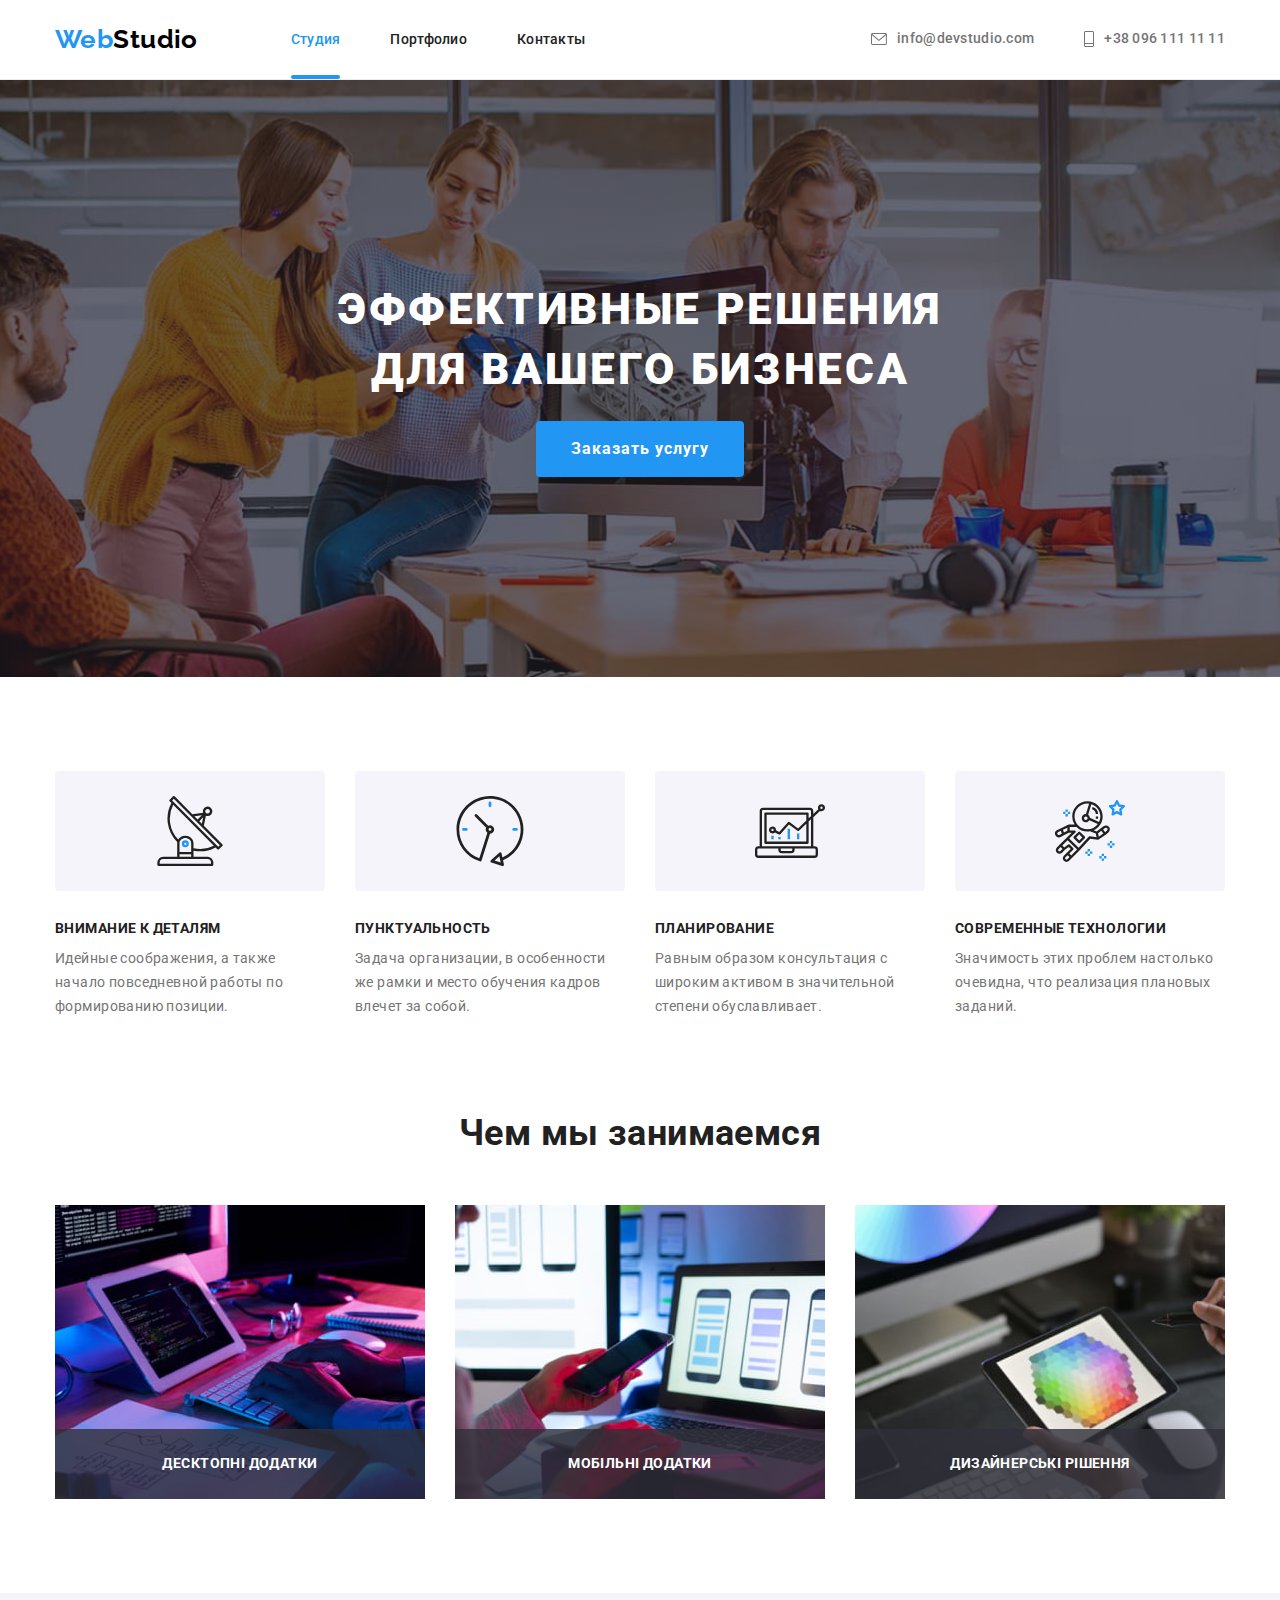
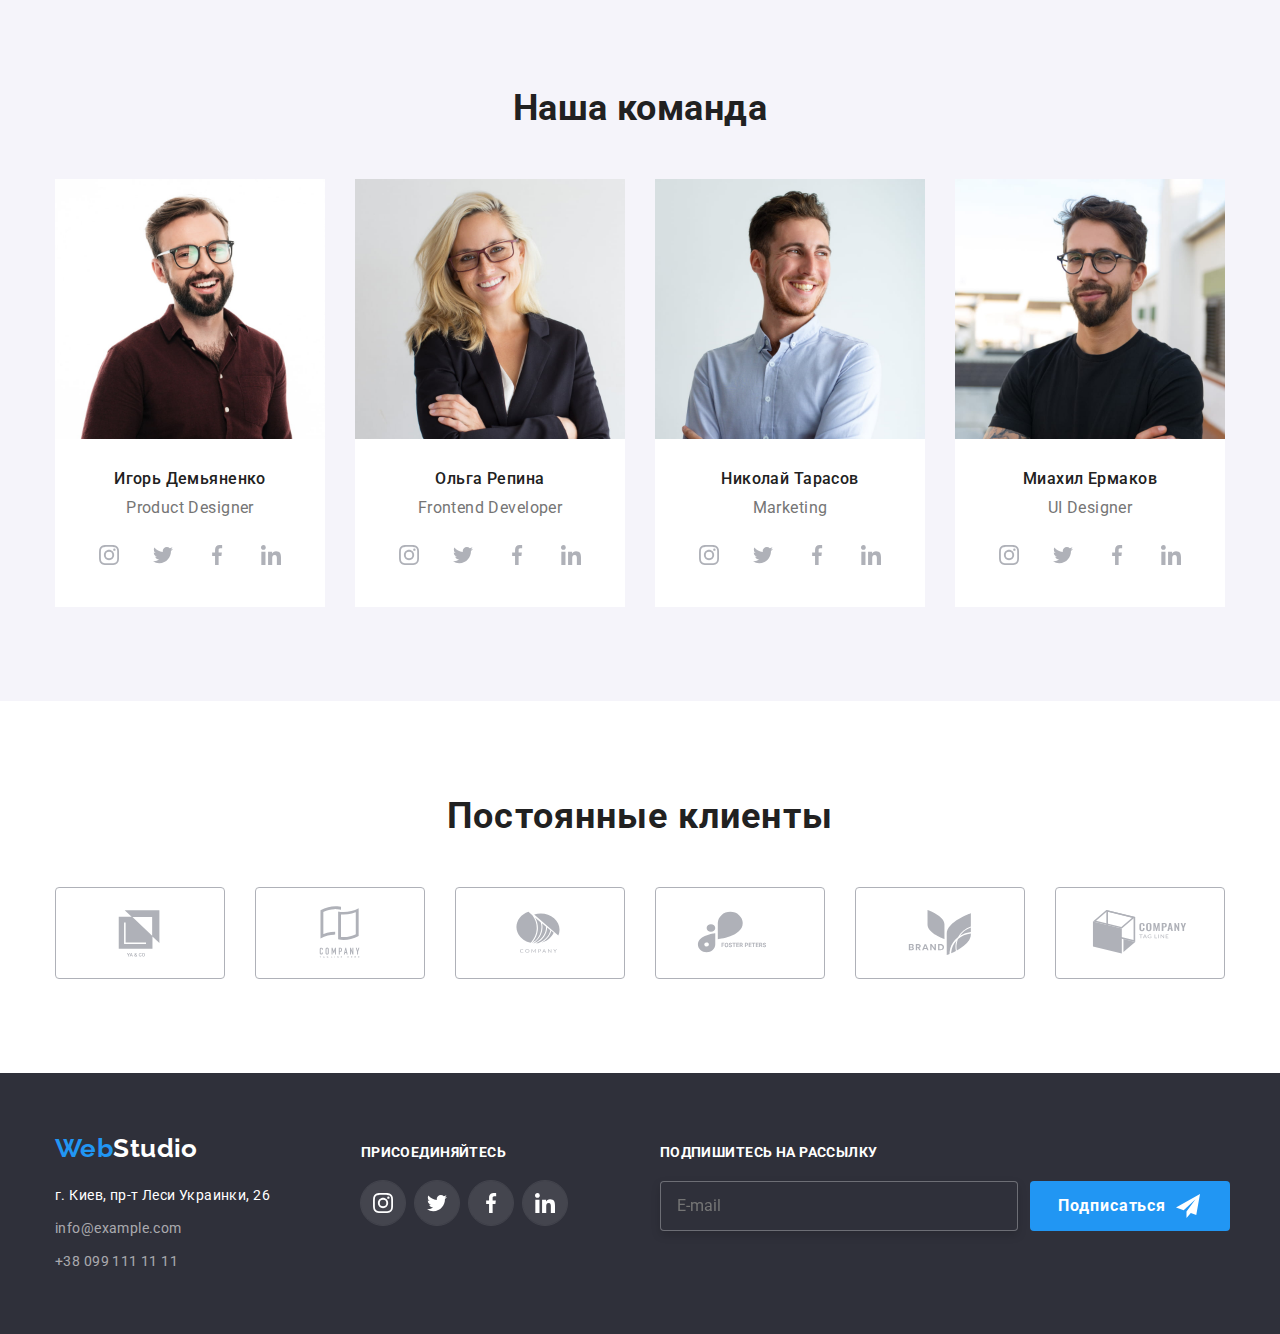
<file: index.html>
<!DOCTYPE html>
<html lang="ru">
  <head>
    <meta charset="UTF-8" />
    <meta http-equiv="X-UA-Compatible" content="IE=edge" />
    <meta name="viewport" content="width=device-width, initial-scale=1.0" />
    <title>WebStudio</title>
    <link rel="preconnect" href="https://fonts.googleapis.com" />
    <link rel="preconnect" href="https://fonts.gstatic.com" crossorigin />
    <link
      href="https://fonts.googleapis.com/css2?family=Raleway:wght@700&family=Roboto:wght@400;500;700;900&display=swap"
      rel="stylesheet"
    />
    <!-- normalize start -->
    <link
      rel="stylesheet"
      href="https://cdnjs.cloudflare.com/ajax/libs/modern-normalize/1.1.0/modern-normalize.min.css"
    />
    <!-- normalize end -->
    <link rel="stylesheet" href="./css/main.min.css" />
    <link rel="stylesheet" href="./css/styles.css" />
  </head>
  <body>
    <!-- header section -->
<header class="header">
      <div class="container header__container">
        <a href="" lang="en" class="header__logo">Web<span class="header__logo--color">Studio</span></a>
        <nav class="nav">
          <ul class="list nav__list">
            <li class="item nav__item">
              <a href="./index.html" class="nav__link active"> Студия</a>
            </li>
            <li class="item nav__item">
              <a href="./portfolio.html" class="nav__link"> Портфолио</a>
            </li>
            <li class="item hnav__item">
              <a href="" class="nav__link"> Контакты</a>
            </li>
          </ul>
        </nav>
        <ul class="list contact">
          <li class="item contact__mail">
            <a href="mailto:info@devstudio.com" class="contact__link">
              <svg class="contact-icon" width="16px" height="12px">
                <use href="./images/icon.svg#mail"></use>
              </svg>
              info@devstudio.com
            </a>
          </li>
          <li class="item contact__tel">
            <a href="tel:+380961111111" class="contact__link">
              <svg class="contact-icon" width="10px" height="16px">
                <use href="./images/icon.svg#phone"></use>
              </svg>
              +38 096 111 11 11</a
            >
          </li>
        </ul>
      </div>
    </header>
    <!-- main section -->
    <main class="main">
    <!-- HERO -->
      <section class="hero-section">
        <div class="container">
          <h1 class="hero__title">Эффективные решения для вашего бизнеса</h1>
          <button type="button" class="hero__btn" data-modal-open>Заказать услугу</button>
        </div>
      </section>
    <!-- ADVANTAGE -->
      <section class="advantage">
        <div class="container">
          <ul class="list advantage-list">
            <li class="item advantage-list__item">
              <div class="advantage-list__wrap">
                <svg class="advantage__icon" width="70px" height="70px">
                  <use href="./images/icon.svg#antenna"></use>
                </svg>
              </div>
              <h2 class="advantage-list__title">Внимание к деталям</h2>
              <p class="advantage-list__text">
                Идейные соображения, а также начало повседневной работы по формированию позиции.
              </p>
            </li>
            <li class="item advantage-list__item">
              <div class="advantage-list__wrap">
                <svg class="advantage__icon" width="70px" height="70px">
                  <use href="./images/icon.svg#clock"></use>
                </svg>
              </div>
              <h2 class="advantage-list__title">Пунктуальность</h2>
              <p class="advantage-list__text">
                Задача организации, в особенности же рамки и место обучения кадров влечет за собой.
              </p>
            </li>
            <li class="item advantage-list__item">
              <div class="advantage-list__wrap">
                <svg class="advantage__icon" width="70px" height="70px">
                  <use href="./images/icon.svg#diagram"></use>
                </svg>
              </div>
              <h2 class="advantage-list__title">Планирование</h2>
              <p class="advantage-list__text">
                Равным образом консультация с широким активом в значительной степени обуславливает.
              </p>
            </li>
            <li class="item advantage-list__item">
              <div class="advantage-list__wrap">
                <svg class="advantage__icon" width="70px" height="70px">
                  <use href="./images/icon.svg#astronaut"></use>
                </svg>
              </div>
              <h2 class="advantage-list__title">Современные технологии</h2>
              <p class="advantage-list__text">
                Значимость этих проблем настолько очевидна, что реализация плановых заданий.
              </p>
            </li>
          </ul>
        </div>
      </section>
    <!-- competencies-->
      <section class="competencies">
        <div class="container">
          <h2 class="competencies__title">Чем мы занимаемся</h2>
          <ul class="list competencies__list">
            <li class="item competencies__card">
                <img
                class="aboutus"
                src="./images/img1.jpg"
                alt="пеример работы 1"
                width="370"
                height="294"
              />
              <div class="features-container">
                <p class="competencies__text">Десктопні додатки</p>
              </div>
            </li>
            <li class="item competencies__card">
                <img
                class="aboutus"
                src="./images/img2.jpg"
                alt="пеример работы 2"
                width="370"
                height="294"
              />
              <div class="features-container">
                <p class="competencies__text">Мобільні додатки</p>
              </div>
            </li>
            <li class="item competencies__card">
                <img
                class="aboutus"
                src="./images/img3.jpg"
                alt="пеример работы 3"
                width="370"
                height="294"
              />
              <div class="features-container">
                <p class="competencies__text">Дизайнерські рішення</p>
              </div>
            </li>
          </ul>
        </div>
      </section>
      <!-- TEAM section -->
      <section class="section team-members">
        <div class="container">
          <h2 class="team-members__title">Наша команда</h2>
          <ul class="list team-members__list">
            <li class="item team-members__card">
              <img
                class="team-img"
                src="./images/igor.jpg"
                alt="фото игоря демьяненко"
                width="270"
                height="260"
              />
              <div class="team-box">
                <h3 class="team-members__name">Игорь Демьяненко</h3>
                <p lang="en" class="team-members__profession">Product Designer</p>
                <ul class="socials list">
                  <li class="socials-item">
                    <a
                      class="socials__link link"
                      href=""
                      target="_blank"
                      rel="noopener noreferrer"
                      aria-label="instagram"
                    >
                      <svg class="socials__icon" width="20px" height="20px">
                        <use href="./images/icon.svg#instagram"></use>
                      </svg>
                    </a>
                  </li>
                  <li class="socials-item">
                    <a
                      class="socials__link link"
                      href=""
                      target="_blank"
                      rel="noopener noreferrer"
                      aria-label="Twitter"
                    >
                      <svg class="socials__icon" width="20px" height="20px">
                        <use href="./images/icon.svg#twitter"></use>
                      </svg>
                    </a>
                  </li>
                  <li class="socials-item">
                    <a
                      class="socials__link link"
                      href=""
                      target="_blank"
                      rel="noopener noreferrer"
                      aria-label="Facebool"
                    >
                      <svg class="socials__icon" width="20px" height="20px">
                        <use href="./images/icon.svg#facebook"></use>
                      </svg>
                    </a>
                  </li>
                  <li class="socials-item">
                    <a
                      class="socials__link link"
                      href=""
                      target="_blank"
                      rel="noopener noreferrer"
                      aria-label="Linked In"
                    >
                      <svg class="socials__icon" width="20px" height="20px">
                        <use href="./images/icon.svg#linkedin"></use>
                      </svg>
                    </a>
                  </li>
                </ul>
              </div>
            </li>
            <li class="item team-members__card">
              <img
                class="team-img"
                src="./images/olga.jpg"
                alt="фото ольги репиной"
                width="270"
                height="260"
              />
              <div class="team-box">
                <h3 class="team-members__name">Ольга Репина</h3>
                <p lang="en" class="team-members__profession">Frontend Developer</p>
                <ul class="socials list">
                  <li class="socials-item">
                    <a
                      class="socials__link link"
                      href=""
                      target="_blank"
                      rel="noopener noreferrer"
                      aria-label="instagram"
                    >
                      <svg class="socials__icon" width="20px" height="20px">
                        <use href="./images/icon.svg#instagram"></use>
                      </svg>
                    </a>
                  </li>
                  <li class="socials-item">
                    <a
                      class="socials__link link"
                      href=""
                      target="_blank"
                      rel="noopener noreferrer"
                      aria-label="Twitter"
                    >
                      <svg class="socials__icon" width="20px" height="20px">
                        <use href="./images/icon.svg#twitter"></use>
                      </svg>
                    </a>
                  </li>
                  <li class="socials-item">
                    <a
                      class="socials__link link"
                      href=""
                      target="_blank"
                      rel="noopener noreferrer"
                      aria-label="Facebool"
                    >
                      <svg class="socials__icon" width="20px" height="20px">
                        <use href="./images/icon.svg#facebook"></use>
                      </svg>
                    </a>
                  </li>
                  <li class="socials-item">
                    <a
                      class="socials__link link"
                      href=""
                      target="_blank"
                      rel="noopener noreferrer"
                      aria-label="Linked In"
                    >
                      <svg class="socials__icon" width="20px" height="20px">
                        <use href="./images/icon.svg#linkedin"></use>
                      </svg>
                    </a>
                  </li>
                </ul>
              </div>
            </li>
            <li class="item team-members__card">
              <img
                class="team-img"
                src="./images/nikolai.jpg"
                alt="фото николая тарасова"
                width="270"
                height="260"
              />
              <div class="team-box">
                <h3 class="team-members__name">Николай Тарасов</h3>
                <p lang="en" class="team-members__profession">Marketing</p>
                <ul class="socials list">
                  <li class="socials-item">
                    <a
                      class="socials__link link"
                      href=""
                      target="_blank"
                      rel="noopener noreferrer"
                      aria-label="instagram"
                    >
                      <svg class="socials__icon" width="20px" height="20px">
                        <use href="./images/icon.svg#instagram"></use>
                      </svg>
                    </a>
                  </li>
                  <li class="socials-item">
                    <a
                      class="socials__link link"
                      href=""
                      target="_blank"
                      rel="noopener noreferrer"
                      aria-label="Twitter"
                    >
                      <svg class="socials__icon" width="20px" height="20px">
                        <use href="./images/icon.svg#twitter"></use>
                      </svg>
                    </a>
                  </li>
                  <li class="socials-item">
                    <a
                      class="socials__link link"
                      href=""
                      target="_blank"
                      rel="noopener noreferrer"
                      aria-label="Facebool"
                    >
                      <svg class="socials__icon" width="20px" height="20px">
                        <use href="./images/icon.svg#facebook"></use>
                      </svg>
                    </a>
                  </li>
                  <li class="socials-item">
                    <a
                      class="socials__link link"
                      href=""
                      target="_blank"
                      rel="noopener noreferrer"
                      aria-label="Linked In"
                    >
                      <svg class="socials__icon" width="20px" height="20px">
                        <use href="./images/icon.svg#linkedin"></use>
                      </svg>
                    </a>
                  </li>
                </ul>
              </div>
            </li>
            <li class="item team-members__card">
              <img
                class="team-img"
                src="./images/mihail.jpg"
                alt="фото михаила ермакова"
                width="270"
                height="260"
              />
              <div class="team-box">
                <h3 class="team-members__name">Миахил Ермаков</h3>
                <p lang="en" class="team-members__profession">UI Designer</p>
                <ul class="socials list">
                  <li class="socials-item">
                    <a
                      class="socials__link link"
                      href=""
                      target="_blank"
                      rel="noopener noreferrer"
                      aria-label="instagram"
                    >
                      <svg class="socials__icon" width="20px" height="20px">
                        <use href="./images/icon.svg#instagram"></use>
                      </svg>
                    </a>
                  </li>
                  <li class="socials-item">
                    <a
                      class="socials__link link"
                      href=""
                      target="_blank"
                      rel="noopener noreferrer"
                      aria-label="Twitter"
                    >
                      <svg class="socials__icon" width="20px" height="20px">
                        <use href="./images/icon.svg#twitter"></use>
                      </svg>
                    </a>
                  </li>
                  <li class="socials-item">
                    <a
                      class="socials__link link"
                      href=""
                      target="_blank"
                      rel="noopener noreferrer"
                      aria-label="Facebool"
                    >
                      <svg class="socials__icon" width="20px" height="20px">
                        <use href="./images/icon.svg#facebook"></use>
                      </svg>
                    </a>
                  </li>
                  <li class="socials-item">
                    <a
                      class="socials__link link"
                      href=""
                      target="_blank"
                      rel="noopener noreferrer"
                      aria-label="Linked In"
                    >
                      <svg class="socials__icon" width="20px" height="20px">
                        <use href="./images/icon.svg#linkedin"></use>
                      </svg>
                    </a>
                  </li>
                </ul>
              </div>
            </li>
          </ul>
        </div>
      </section>
    <!--CLIENTS Section  -->
      <section class="clients">
        <div class="container">
          <h2 class="clients__title">Постоянные клиенты</h2>
          <ul class="clients__list list">
            <li class="clients__item">
              <a
                class="clietns__name link"
                href=""
                target="_blank"
                rel="noopener noreferrer"
                aria-label="Logo company YA & CO"
              >
                <svg class="clients__logo" width="106px" height="60px">
                  <use href="./images/icon.svg#logo1"></use>
                </svg>
              </a>
            </li>
            <li class="clients__item">
              <a
                class="clietns__name link"
                href=""
                target="_blank"
                rel="noopener noreferrer"
                aria-label="Logo company Tegline Here"
              >
                <svg class="clients__logo" width="106px" height="60px">
                  <use href="./images/icon.svg#logo2"></use>
                </svg>
              </a>
            </li>
            <li class="clients__item">
              <a
                class="clietns__name link"
                href=""
                target="_blank"
                rel="noopener noreferrer"
                aria-label="Logo COMPANY"
              >
                <svg class="clients__logo" width="106px" height="60px">
                  <use href="./images/icon.svg#logo3"></use>
                </svg>
              </a>
            </li>
            <li class="clients__item">
              <a
                class="clietns__name link"
                href=""
                target="_blank"
                rel="noopener noreferrer"
                aria-label="Logo company FOSTER PETERS"
              >
                <svg class="clients__logo" width="106px" height="60px">
                  <use href="./images/icon.svg#logo4"></use>
                </svg>
              </a>
            </li>
            <li class="clients__item">
              <a
                class="clietns__name link"
                href=""
                target="_blank"
                rel="noopener noreferrer"
                aria-label="Logo company BRAND"
              >
                <svg class="clients__logo" width="106px" height="60px">
                  <use href="./images/icon.svg#logo5"></use>
                </svg>
              </a>
            </li>
            <li class="clients__item">
              <a
                class="clietns__name link"
                href=""
                target="_blank"
                rel="noopener noreferrer"
                aria-label="Logo company TAG Line"
              >
                <svg class="clients__logo" width="106px" height="60px">
                  <use href="./images/icon.svg#logo6"></use>
                </svg>
              </a>
            </li>
          </ul>
        </div>
      </section>
    </main>
    <!-- footer section -->
    <footer class="footer">
      <div class="footer-container container">
        <div>
          <a href="" lang="en" class="logo footer__logo"
            >Web<span class="footer__logo--color">Studio</span></a
          >
          <address class="footer-contacts">
            <ul class="list footer-contacts__list">
              <li class="item footer-contacts__item">
                <a
                  href="https://goo.gl/maps/DUq1zRmR1AkiBLRbA"
                  target="_blank"
                  rel="noopener noreferrer"
                  class="footer-contacts__address"
                >
                  г. Киев, пр-т Леси Украинки, 26
                </a>
              </li>
              <li class="item footer-contacts__item">
                <a href="mailto:info@example.com" class="footer-contacts__link">info@example.com </a>
              </li>
              <li class="item footer-contacts__item">
                <a href="tel:+380991111111" class="footer-contacts__link">+38 099 111 11 11</a>
              </li>
            </ul>
          </address>
        </div>
        <div class="social-networks">
          <h2 class="social-networks__title">Присоединяйтесь</h2>
          <ul class="social-networks__list list">
            <li class="social-networks__item">
              <a
                class="social-networks__link link"
                href=""
                target="_blank"
                rel="noopener noreferrer"
                aria-label="instagram"
              >
                <svg class="social-networks__icon" width="20px" height="20px">
                  <use href="./images/icon.svg#instagram"></use>
                </svg>
              </a>
            </li>
            <li class="ocial-networks__item">
              <a
                class="social-networks__link link"
                href=""
                target="_blank"
                rel="noopener noreferrer"
                aria-label="instagram"
              >
                <svg class="social-networks__icon" width="20px" height="20px">
                  <use href="./images/icon.svg#twitter"></use>
                </svg>
              </a>
            </li>
            <li class="ocial-networks__item">
              <a
                class="social-networks__link link"
                href=""
                target="_blank"
                rel="noopener noreferrer"
                aria-label="instagram"
              >
                <svg class="social-networks__icon" width="20px" height="20px">
                  <use href="./images/icon.svg#facebook"></use>
                </svg>
              </a>
            </li>
            <li class="ocial-networks__item">
              <a
                class="social-networks__link link"
                href=""
                target="_blank"
                rel="noopener noreferrer"
                aria-label="instagram"
              >
                <svg class="social-networks__icon" width="20px" height="20px">
                  <use href="./images/icon.svg#linkedin"></use>
                </svg>
              </a>
            </li>
          </ul>
        </div>
        <div class="subscribe">
          <h2 class="subscribe__title">
            Подпишитесь на рассылку
          </h2>
          <form class="input-form">
              <label class="input-form__lable">
                <input
                type="email"
                name="email-sing-up"
                placeholder="E-mail"
                class="input-form__email"/>
              </label>
              <button type="submit" class="btn-submit">
                Подписаться
                <svg class="btn-submit__icon" width="24px" height="24px">
                  <use href="./images/icon.svg#icon-send"></use>
                </svg>
              </button>
          </form>
        </div>
      </div>
    </footer>
    <!-- Modal window -->
    <div class="backdrop is-hidden" data-modal>
      <div class="modal-container">
        <button class="modal-btn" data-modal-close>
          <svg class="modal-btn__icon" width="11px" height="11px">
            <use href="./images/icon.svg#icon-close"></use>
          </svg>
        </button>

      <form class="modal-form">
        <strong class="modal-form__title">Оставьте свои данные, мы вам перезвоним</strong>
        <div class="modal-form__wrap">
          <label class="modal-form__label">
            <span class="modal-form__name">Имя</span>
            <input class="modal-form__input" type="text" name="name">
            <svg class="modal-form__icon" width="18" height="18">
              <use href="./images/icon.svg#icon-name"></use>
            </svg>
          </label>
          <label class="modal-form__label">
            <span class="modal-form__name">Телефон</span>
            <input class="modal-form__input" type="tel" name="telephone">
            <svg class="modal-form__icon" width="18" height="18">
              <use href="./images/icon.svg#icon-phone"></use>
            </svg>
          </label>
          <label class="modal-form__label">
            <span class="modal-form__name">Почта</span>
            <input class="modal-form__input" type="email" name="email">
            <svg class="modal-form__icon" width="18" height="18">
              <use href="./images/icon.svg#icon-mail"></use>
            </svg>
          </label>
          <label class="modal-form__label">
            <span class="modal-form__name">Комментарий</span>
            <textarea class="modal-form__textarea"
            name=" "
            rows="5"
            placeholder="Введите текст"></textarea>
          </label>
        </div>

        <label class="label-agreement">
          <input class="label-agreement__check visuaaly-hidden" type="checkbox" name="agreement" />
            <svg class="label-agreement__register" width="16" height="15">
              <use class="icon-uncheck" href="./images/icon.svg#icon-uncheck"></use>
              <use class="icon-check" href="./images/icon.svg#icon-check"></use>
            </svg>
            <span class="label-agreement__text">Соглашаюсь с рассылкой и принимаю <a class="label-agreement__text--link" href="">Условия договора</a>
            </span>
        </label>

        <button class="btn-send" type="submit">
          Отправить
        </button>
      </form>
    </div>
    </div>
  
    <script src="./js/modal.js"></script>
  </body>
</html>
</file>
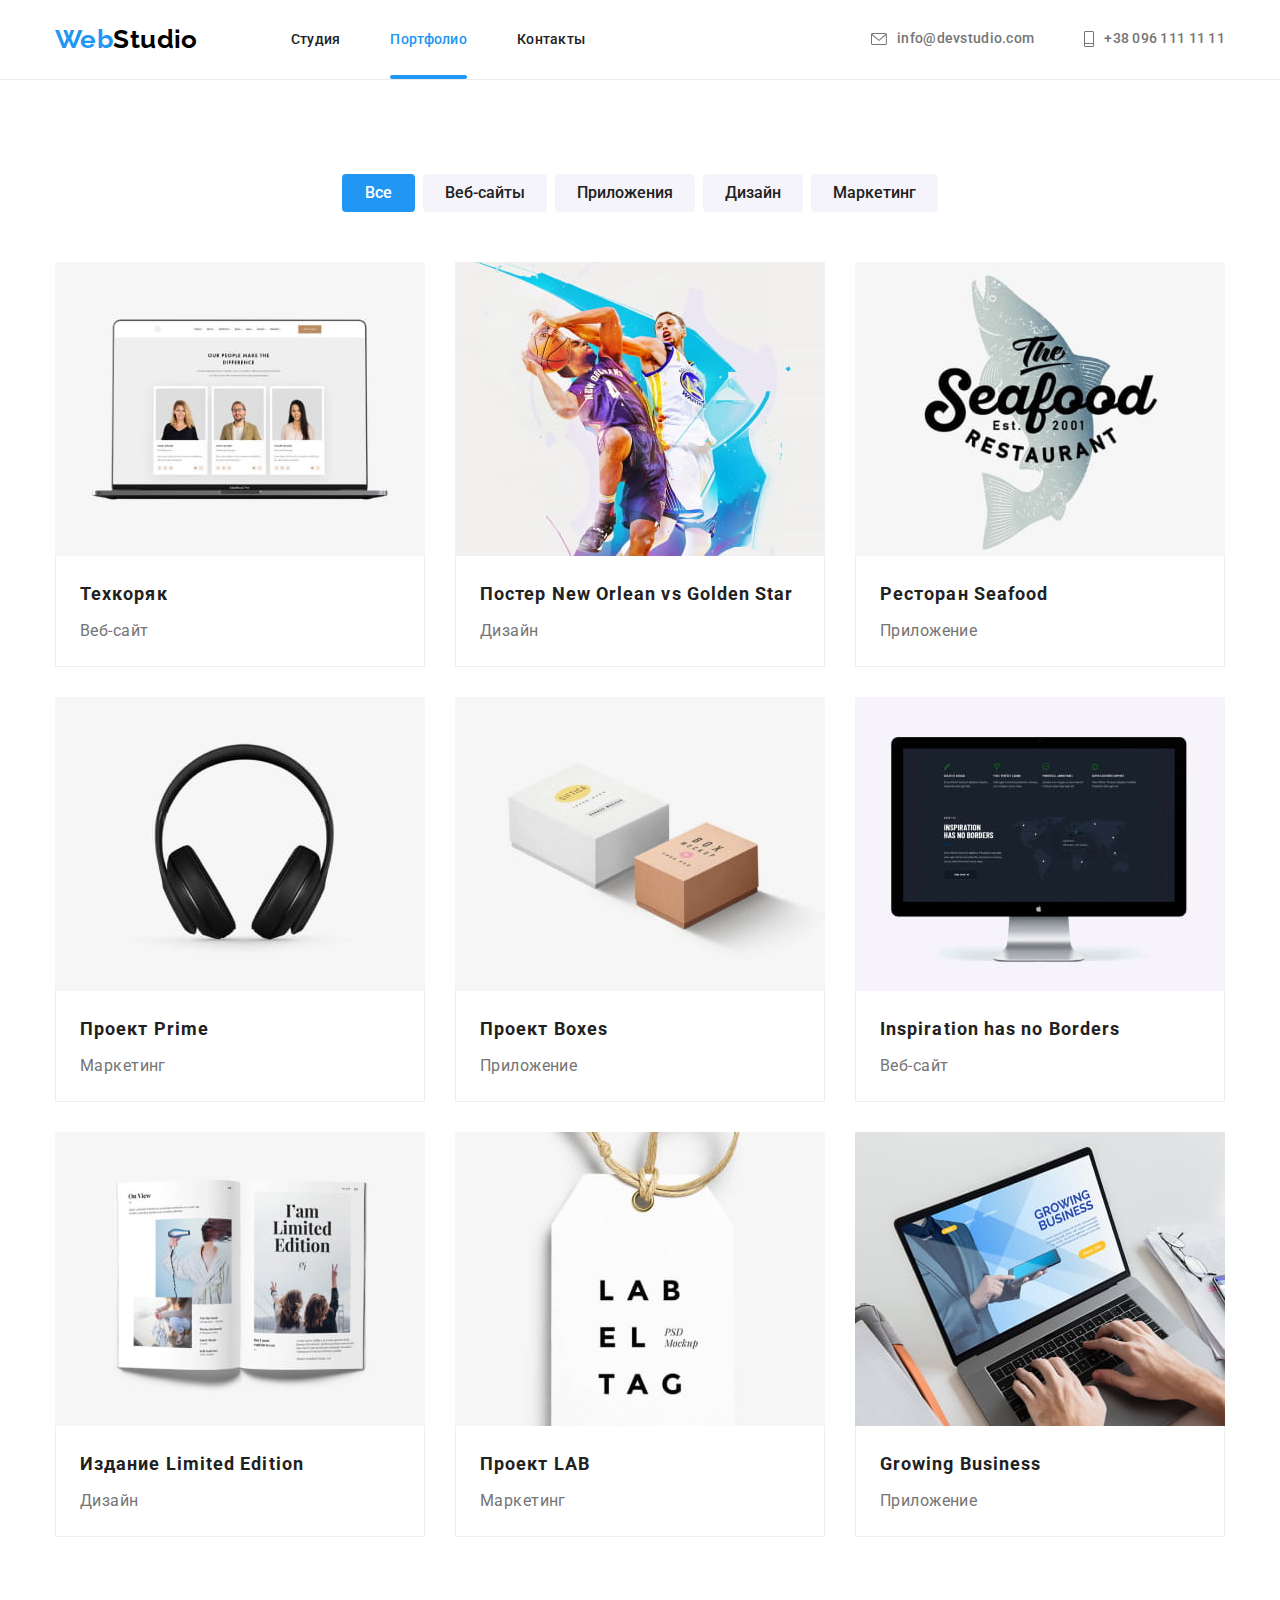
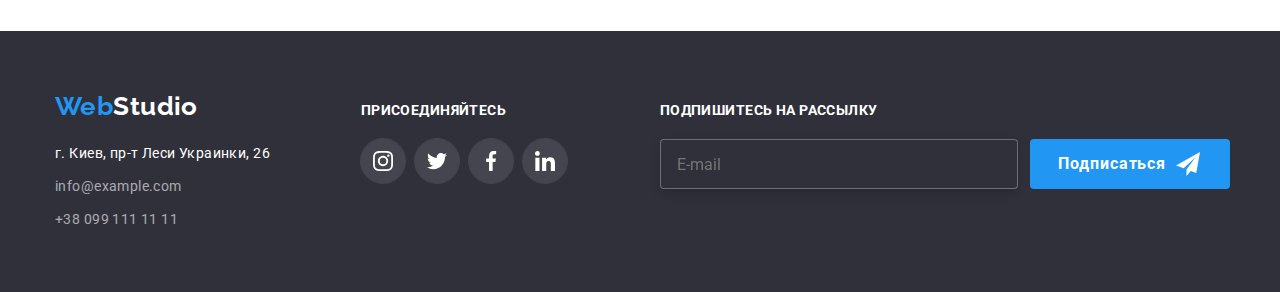
<file: portfolio.html>
<!DOCTYPE html>
<html lang="ru">
  <head>
    <meta charset="UTF-8" />
    <meta http-equiv="X-UA-Compatible" content="IE=edge" />
    <meta name="viewport" content="width=device-width, initial-scale=1.0" />
    <title>Portfolio</title>
    <link rel="preconnect" href="https://fonts.googleapis.com" />
    <link rel="preconnect" href="https://fonts.gstatic.com" crossorigin />
    <link
      href="https://fonts.googleapis.com/css2?family=Raleway:wght@700&family=Roboto:wght@400;500;700;900&display=swap"
      rel="stylesheet"
    />
    <!-- normalize start -->
    <link
      rel="stylesheet"
      href="https://cdnjs.cloudflare.com/ajax/libs/modern-normalize/1.1.0/modern-normalize.min.css"
    />
    <!-- normalize end -->
    <link rel="stylesheet" href="./css/main.min.css" />
    <link rel="stylesheet" href="./css/styles.css" />
  </head>
  <body>
    <!-- header section -->
    <header class="header">
      <div class="container header__container">
        <a href="" lang="en" class="header__logo">Web<span class="header__logo--color">Studio</span></a>
        <nav class="nav">
          <ul class="list nav__list"> 
            <li class="item nav__item">
              <a href="./index.html" class="nav__link"> Студия</a>
            </li>
            <li class="item nav__item">
              <a href="./portfolio.html" class="nav__link active"> Портфолио</a>
            </li>
            <li class="item nav__item">
              <a href="" class="nav__link"> Контакты</a>
            </li>
          </ul>
        </nav>
        <ul class="list contact">
          <li class="item contact__mail">
            <a href="mailto:info@devstudio.com" class="contact__link">
              <svg class="contact-icon" width="16px" height="12px">
                <use href="./images/icon.svg#mail"></use>
              </svg>
              info@devstudio.com
            </a>
          </li>
          <li class="item contact_tel">
            <a href="tel:+380961111111" class="contact__link">
              <svg class="contact-icon" width="10px" height="16px">
                <use href="./images/icon.svg#phone"></use>
              </svg>
              +38 096 111 11 11</a
            >
          </li>
        </ul>
      </div>
    </header>
    <!-- main section -->
    <main>
      <section class="section gallery">
        <div class="container">
          <ul class="list gallery__list">
            <li class="item gallery__item">
              <button class="gallery__btn active-btn" type="button">Все</button>
            </li>
            <li class="item gallery__item">
              <button class="gallery__btn" type="button">Веб-сайты</button>
            </li>
            <li class="item gallery__item">
              <button class="gallery__btn" type="button">Приложения</button>
            </li>
            <li class="item gallery__item">
              <button class="gallery__btn" type="button">Дизайн</button>
            </li>
            <li class="item gallery__item">
              <button class="gallery__btn" type="button">Маркетинг</button>
            </li>
          </ul>
          <ul class="list exampel">
            <li class="item exampel__item">
              <div class="overlay">
                <img src="./imagespotfolio/tehnokryak.jpg" alt="технокряк" width="370" height="294" />
                <div class="overlay-portfolio">
                  <p class="overlay-portfolio__text">Ресурс пропонує комплексні пропозиції з різним рівнем функціоналу та сервісів. Все це дозволить відвідувачу отримати вичерпні відомості про компанію чи приватну особу.</p>
                </div>
              </div>
              <div class="text-container">
                <h2 class="text-container__title">Техкоряк</h2>
                <p class="text-container__type">Веб-сайт</p>
              </div>
            </li>
            <li class="item exampel__item">
              <div class="overlay">
                <img
                src="./imagespotfolio/posterneworlean.jpg"
                alt="постер баскетбольного клуба нью орлеан"
                width="370"
                height="294"
              /> 
              <div class="overlay-portfolio">
                <p class="overlay-portfolio__text">Ресурс пропонує комплексні пропозиції з різним рівнем функціоналу та сервісів. Все це дозволить відвідувачу отримати вичерпні відомості про компанію чи приватну особу.</p>
              </div>               
              </div>
              <div class="text-container">
                <h2 class="text-container__title">Постер New Orlean vs Golden Star</h2>
                <p class="text-container__type">Дизайн</p>
              </div>
            </li>
            <li class="item exampel__item">
              <div class="overlay">
                <img
                src="./imagespotfolio/restoran.jpg"
                alt="логотип ресторана"
                width="370"
                height="294"
              />
              <div class="overlay-portfolio">
                <p class="overlay-portfolio__text">Ресурс пропонує комплексні пропозиції з різним рівнем функціоналу та сервісів. Все це дозволить відвідувачу отримати вичерпні відомості про компанію чи приватну особу.</p>
              </div>    
              </div>
              <div class="text-container">
                <h2 class="text-container__title">Ресторан Seafood</h2>
                <p class="text-container__type">Приложение</p>
              </div>
            </li>
            <li class="item exampel__item">
              <div class="overlay">
              <img
                src="./imagespotfolio/projectprime.jpg"
                alt="картинка наушников"
                width="370"
                height="294"
              />
              <div class="overlay-portfolio">
                <p class="overlay-portfolio__text">Ресурс пропонує комплексні пропозиції з різним рівнем функціоналу та сервісів. Все це дозволить відвідувачу отримати вичерпні відомості про компанію чи приватну особу.</p>
              </div>               
              </div>
              <div class="text-container">
                <h2 class="text-container__title">Проект Prime</h2>
                <p class="text-container__type">Маркетинг</p>
              </div>
            </li>
            <li class="item exampel__item">
              <div class="overlay">
                <img
                src="./imagespotfolio/projectboxes.jpg"
                alt="Проект Boxes"
                width="370"
                height="294"
              />
                <div class="overlay-portfolio">
                  <p class="overlay-portfolio__text">Ресурс пропонує комплексні пропозиції з різним рівнем функціоналу та сервісів. Все це дозволить відвідувачу отримати вичерпні відомості про компанію чи приватну особу.</p>
                </div>               
                </div>              
              <div class="text-container">
                <h2 class="text-container__title">Проект Boxes</h2>
                <p class="text-container__type">Приложение</p>
              </div>
            </li>
            <li class="item exampel__item">
              <div class="overlay">
                <img
                src="./imagespotfolio/Inspirationborders.jpg"
                alt="монитор"
                width="370"
                height="294"
              />
                <div class="overlay-portfolio">
                  <p class="overlay-portfolio__text">Ресурс пропонує комплексні пропозиції з різним рівнем функціоналу та сервісів. Все це дозволить відвідувачу отримати вичерпні відомості про компанію чи приватну особу.</p>
                </div>               
                </div>  
              <div class="text-container">
                <h2 class="text-container__title">Inspiration has no Borders</h2>
                <p class="text-container__type">Веб-сайт</p>
              </div>
            </li>
            <li class="item exampel__item">
              <div class="overlay">
                <img src="./imagespotfolio/edition.jpg" alt="книга" width="370" height="294" />
                <div class="overlay-portfolio">
                  <p class="overlay-portfolio__text">Ресурс пропонує комплексні пропозиції з різним рівнем функціоналу та сервісів. Все це дозволить відвідувачу отримати вичерпні відомості про компанію чи приватну особу.</p>
                </div>               
                </div>  
              <div class="text-container">
                <h2 class="text-container__title">Издание Limited Edition</h2>
                <p class="text-container__type">Дизайн</p>
              </div>
            </li>
            <li class="item exampel__item">
              <div class="overlay">
                <img src="./imagespotfolio/projectlab.jpg" alt="лейбл" width="370" height="294" />
                <div class="overlay-portfolio">
                  <p class="overlay-portfolio__text">Ресурс пропонує комплексні пропозиції з різним рівнем функціоналу та сервісів. Все це дозволить відвідувачу отримати вичерпні відомості про компанію чи приватну особу.</p>
                </div>               
                </div>  
              <div class="text-container">
                <h2 class="text-container__title">Проект LAB</h2>
                <p class="text-container__type">Маркетинг</p>
              </div>
            </li>
            <li class="item exampel__item">
              <div class="overlay">
                <img
                src="./imagespotfolio/growingbusiness.jpg"
                alt="картинка ноутбука"
                width="370"
                height="294"
              />
                <div class="overlay-portfolio">
                  <p class="overlay-portfolio__text">Ресурс пропонує комплексні пропозиції з різним рівнем функціоналу та сервісів. Все це дозволить відвідувачу отримати вичерпні відомості про компанію чи приватну особу.</p>
                </div>               
                </div> 
              <div class="text-container">
                <h2 class="text-container__title">Growing Business</h2>
                <p class="text-container__type">Приложение</p>
              </div>
            </li>
          </ul>
        </div>
      </section>
    </main>
    <!-- footer section -->
    <footer class="footer">
      <div class="footer-container container">
        <div>
          <a href="" lang="en" class="logo footer__logo"
            >Web<span class="footer__logo--color">Studio</span></a
          >
          <address class="footer-contacts">
            <ul class="list footer-contacts__list">
              <li class="item footer-contacts__item">
                <a
                  href="https://goo.gl/maps/DUq1zRmR1AkiBLRbA"
                  target="_blank"
                  rel="noopener noreferrer"
                  class="footer-contacts__address"
                >
                  г. Киев, пр-т Леси Украинки, 26
                </a>
              </li>
              <li class="item footer-contacts__item">
                <a href="mailto:info@example.com" class="footer-contacts__link">info@example.com </a>
              </li>
              <li class="item footer-contacts__item">
                <a href="tel:+380991111111" class="footer-contacts__link">+38 099 111 11 11</a>
              </li>
            </ul>
          </address>
        </div>
        <div class="social-networks">
          <h2 class="social-networks__title">Присоединяйтесь</h2>
          <ul class="social-networks__list list">
            <li class="social-networks__item">
              <a
                class="social-networks__link link"
                href=""
                target="_blank"
                rel="noopener noreferrer"
                aria-label="instagram"
              >
                <svg class="social-networks__icon" width="20px" height="20px">
                  <use href="./images/icon.svg#instagram"></use>
                </svg>
              </a>
            </li>
            <li class="ocial-networks__item">
              <a
                class="social-networks__link link"
                href=""
                target="_blank"
                rel="noopener noreferrer"
                aria-label="instagram"
              >
                <svg class="social-networks__icon" width="20px" height="20px">
                  <use href="./images/icon.svg#twitter"></use>
                </svg>
              </a>
            </li>
            <li class="ocial-networks__item">
              <a
                class="social-networks__link link"
                href=""
                target="_blank"
                rel="noopener noreferrer"
                aria-label="instagram"
              >
                <svg class="social-networks__icon" width="20px" height="20px">
                  <use href="./images/icon.svg#facebook"></use>
                </svg>
              </a>
            </li>
            <li class="ocial-networks__item">
              <a
                class="social-networks__link link"
                href=""
                target="_blank"
                rel="noopener noreferrer"
                aria-label="instagram"
              >
                <svg class="social-networks__icon" width="20px" height="20px">
                  <use href="./images/icon.svg#linkedin"></use>
                </svg>
              </a>
            </li>
          </ul>
        </div>
        <div class="subscribe">
          <h2 class="subscribe__title">
            Подпишитесь на рассылку
          </h2>
          <form class="input-form">
              <label class="input-form__lable">
                <input
                type="email"
                name="email-sing-up"
                placeholder="E-mail"
                class="input-form__email"/>
              </label>
              <button type="submit" class="btn-submit">
                Подписаться
                <svg class="btn-submit__icon" width="24px" height="24px">
                  <use href="./images/icon.svg#icon-send"></use>
                </svg>
              </button>
          </form>
        </div>
      </div>
    </footer>
  </body>
</html>
</file>
<file: css/styles.css>
/* html {
    box-sizing: border-box;
}
*,
::before,
::after {
    box-sizing: inherit;
} */

/* Загальні стилі */
/* :root {
--main-font: 'Roboto', sans-serif;
--main-text-color:  #212121;
--secondary-text-color: #757575;
--acent-color: #2196F3;
--hero-and-footer-background-color: #2F303A;
} */

/* body {
    font-family: var(--main-font);
    letter-spacing: 0.03em;
    font-size: 14px;
} */
/* .container {
    width: 1200px;
    margin-left: auto;
    margin-right: auto;
    padding-left: 15px;
    padding-right: 15px;
}

h1,
h2,
h3,
h4,
h5,
h6,
p {
    margin: 0;
}
img {
    display: block;
}
.list {
    list-style: none;
    text-decoration: none;
    margin: 0;
    padding: 0;
}
.section {
    padding: 94px 0;
} */

/* .visuaaly-hidden {
    position: absolute;
    white-space: nowrap;
    width: 1px;
    height: 1px;
    overflow: hidden;
    border: 0;
    padding: 0;
    clip: rect(0 0 0 0);
    clip-path: inset(50%);
    margin: -1px;
  }   */
/*Секція Хедера*/
/* .header {
    padding-top: 24px;
    padding-bottom: 24px;
    border-bottom: 1px solid #ECECEC;
}

.header__container {
    display: flex;
    align-items: center;
}

.header__logo {
    margin-right: 93px;

    font-family: 'Raleway', sans-serif;
    font-weight: 700;
    font-size: 26px;
    line-height: 1.19;
    text-decoration: none;
    color: var(--acent-color);
}
.header__logo--color {
    font-family: 'Raleway', sans-serif;
    font-weight: 700;
    font-size: 26px;
    line-height: 1.19;
    color: #000000;
} */

/* navigation */
/* .nav {
    margin-right: auto;
}

.nav__list {
    display: flex;
    align-items: center;
    justify-content: center;
}
.nav__item {
    margin-right: 50px;
}
.nav__item:last-child {
    margin-right: 0;
}

.nav__link {
    padding-top: 32px;
    padding-bottom: 32px;

    transition: color 250ms cubic-bezier(0.4, 0, 0.2, 1);
}
.nav__link.active {
    color: var(--acent-color);
    position: relative;
}
.nav__link.active::after {
    content: '';
    position: absolute;
    bottom: 0;
    left: 0;

    display: block;
    width: 100%;
    height: 4px;
    background-color: var(--acent-color);
    border-radius: 2px;
}
.nav__link:hover,
.nav__link:focus {
    color: var(--acent-color);
} */

/* contacts */
/* .contact {
    display: flex;
    align-items: center;
    justify-content: center;
} 

.contact__mail {
    margin-right: 50px;
}
 
.contact__link {
    color: var(--main-text-color);
    font-weight: 500;
    line-height: 1.14;
    letter-spacing: 0.02em;
    text-decoration: none;
}

.contact__link {
    display: flex;
    align-items: center;
    gap: 10px;
    color: var(--secondary-text-color);

    transition: color 250ms cubic-bezier(0.4, 0, 0.2, 1);
}
.contact__link:hover .contact-icon {
    fill: var(--acent-color);
}

.contact__link:hover,
.contact__link:focus {
    color: var(--acent-color);
}
.contact-icon {
    fill: var(--secondary-text-color);

    
 transition: fill 250ms cubic-bezier(0.4, 0, 0.2, 1);
}
.contact__link:focus .contact-icon {
 fill: var(--acent-color);
} */
  
/* Головна секція */
/* HERO */
/* .hero-section {
background-color: var(--hero-and-footer-background-color); 
text-align: center;
padding-top: 200px;
padding-bottom: 200px;
max-width: 1600px;
max-height: 600px;
margin-right: auto;
margin-left: auto;

background-image: linear-gradient(
    to right,
rgba(47, 48, 58, 0.4),
rgba(47, 48, 58, 0.4)), 
url(../images/mainfon.jpg);

background-repeat: no-repeat;
background-position: center;
background-size: cover;
}

.hero__title {
    font-weight: 900;
    font-size: 44px;
    line-height: 1.36;
    letter-spacing: 0.06em;
    color: #ffffff;
    text-transform: uppercase;
    width: 696px;
    margin-left: auto;
    margin-bottom: 21px;
    margin-right: auto;
} */
/* .hero__btn {
    border-radius: 4px;
    border: solid var(--acent-color);
    padding: 10px 32px;
    min-width: 200px;
    min-height: 50px;
    text-align: center;

    font-family: inherit;
    font-weight: 700;
    font-size: 16px;
    line-height: 1.88;
    letter-spacing: 0.06em;
    color: #ffffff;
    cursor: pointer;
    background-color: var(--acent-color);
} */

/* Секція переваг */

/* .advantage {
    padding-bottom: 0;
}
.advantage-list {
    display: flex;
    gap: 30px;
}
.advantage-list__item {
    width: 270px;
}
.advantage-list__wrap {
    width: 270px;
    height: 120px;   
    background-color: #F5F4FA;
    border-radius: 4px;
    margin-bottom: 30px;
    display: flex;
    align-items: center;
    justify-content: center;
}
.advantage-list__title {
    font-weight: 700;
    font-size: 14px;
    line-height: 1.14;
    text-transform: uppercase;
    color: var(--main-text-color);

    margin-bottom: 10px;
}
.advantage-list__text {
    line-height: 1.71;
    color: var(--secondary-text-color);
    margin-right: 30px;
}
.advantage-list__text:last-child {
    margin-right: 0;
}
.advantage__icon {
    fill: var(--main-text-color);
} */
/* Стилі для розділу Чим ми займаємось */
/* .competencies__card {
    position: relative;
}

.features-container {
    position: absolute;
    bottom: 0;
    left: 0;
    background: rgba(47, 48, 58, 0.8);

    width: 370px;
    height: 70px;
}
.competencies__text {
    display: flex;
    align-items: center;
    justify-content: center;

    font-weight: 700;
    line-height: 1.14;
    text-align: center;
    letter-spacing: 0.03em;
    text-transform: uppercase;

    color: #FFFFFF;

    width: 100%;
    height: 100%;

} */

/* Секція команди */
/* .team-members {
    padding-top: 94px;
    padding-bottom: 94px;

    background-color: #F5F4FA
}
.team-members__list {
    display: flex;
    gap: 30px;
}

.competencies__list {
    display: flex;
    gap: 30px;
}
.competencies__title,
.team-members__title {
    font-weight: 700;
    font-size: 36px;
    line-height: 1.17;
    text-align: center;
    color: var(--main-text-color);
    margin-bottom: 50px;
}
.competencies__title {
    margin-bottom: 50px;
}
.team-box {
    padding-top: 30px;
    padding-bottom: 30px;
    background-color: #ffffff;
}
.team-item {
    box-shadow: 0px 3px 1px rgba(0, 0, 0, 0.1), 0px 1px 2px rgba(0, 0, 0, 0.08), 0px 2px 2px rgba(0, 0, 0, 0.12);
}
.team-members__name {
    font-weight: 500;
    font-size: 16px;
    line-height: 1.19;
    text-align: center;
    color: var(--main-text-color);
    margin-bottom: 10px;
}
.team-members__profession {
    font-size: 16px;
    line-height: 1.19;
    text-align: center;
    color: var(--secondary-text-color);
    margin-bottom: 16px;
} */
/* CLIENTS */
/* .clients {
    padding-top: 94px;
    padding-bottom: 94px;
}
.clients__title {
    font-family: 'Roboto';
    font-weight: 700;
    font-size: 36px;
    line-height: 1.17;
    text-align: center;
    letter-spacing: 0.03em;
    color: #212121;

    margin-bottom: 50px;
}
.clients__list {
    display: flex;
    align-items: center;
    justify-content: center;
    gap: 30px;
}
.clietns__name {
    display: flex;
    width: 170px;
    height: 92px;
    justify-content: center;
    align-items: center;
    color: #AFB1B8;
    border: 1px solid #afb1b8;
    border-radius: 4px; 

    
    transition: border 250ms cubic-bezier(0.4, 0, 0.2, 1) ;
}
.clients__logo {
    fill: #AFB1B8;

    transition: fill 250ms cubic-bezier(0.4, 0, 0.2, 1);
}
.clietns__name:hover,
.clietns__name:focus {
    border: 1px solid var(--acent-color);
}
.clietns__name:hover .clients__logo {
    fill: var(--acent-color)
}
.clietns__name:focus .clients__logo {
    fill: var(--acent-color)
} */

/* footer */
/* .footer-container {
    display: flex;
    align-items: baseline;
}
.footer {
padding-top: 60px;
padding-bottom: 60px;
background-color: var(--hero-and-footer-background-color);
} */
/* .footer__logo {
    display: inline-block;
    margin-bottom: 20px;
}
.footer__logo--color {
    color: #ffffff;
}
.logo {
    margin-right: 93px;
}

.logo {
    font-family: 'Raleway', sans-serif;
    font-weight: 700;
    font-size: 26px;
    line-height: 1.19;
    text-decoration: none;
    color: var(--acent-color);
} */
/* .footer-contacts__link {
    font-style: normal;
    line-height: 1.71;
    color: rgba(255, 255, 255, 0.6);
    text-decoration: none;

    transition: color 250ms cubic-bezier(0.4, 0, 0.2, 1);
}
.footer-contacts__address {
    display: inline-block;

    color: #ffffff;
    font-style: normal;
    line-height: 1.71;
    text-decoration: none;
}
.footer-contacts__link {
    display: inline-block;
}
.footer-contacts__list .item:not(:last-child) {
    margin-bottom: 9px;
}
.footer-contacts__link:hover,
.footer-contacts__link:focus {
    color: var(--acent-color);
} */
/* .social-networks__title {
display: inline-block;

font-size: 14px;
line-height: 1.14;
letter-spacing: 0.03em;
text-transform: uppercase;
    
color: #FFFFFF;

margin-bottom: 20px;
}
.social-networks__list {
    display: flex;
    align-items: center;
    justify-content: center;
    gap: 10px;
}
.social-networks__link {
    display: flex;
    align-items: center;
    justify-content: center;
    width: 44px;
    height: 44px;
    background-color: rgba(255, 255, 255, 10%);
    border-radius: 50%;

    outline: 1px solid rgba(255, 255, 255, 10%);

    transition: background-color 250ms cubic-bezier(0.4, 0, 0.2, 1);
}
.social-networks__link:hover,
.social-networks__link:focus {
    background-color: #2196F3;
}
.social-networks__icon {
    fill: #FFFFFF;
} */

/* .btn-submit {
    display: inline-flex;
    align-items: center;
    gap: 10px;
    padding: 10px 28px;

    width: 200px;
    height: 50px;

    font-weight: 700;
    font-size: 16px;
    line-height: calc(30 / 16);

    align-items: center;
    text-align: center;
    letter-spacing: 0.06em;
    color: #FFFFFF;

    background-color: var(--acent-color);
    border: 0 solid transparent;
    border-radius: 4px;

    cursor: pointer;
}
.btn-submit__icon {
    fill: #FFFFFF
} */


/* Розділ підпишіться на розсилку */

/* .input-form {
    display: flex;
    gap: 12px;
}

.subscribe{
    margin-left: 93px;
}

.subscribe__title {

font-size: 14px;
line-height: 1.14;
letter-spacing: 0.03em;
text-transform: uppercase;
    
color: #FFFFFF;

margin-bottom: 20px;
}

.input-form__lable {
    gap: 40px;
}

.input-form__email {
    padding-left: 16px;
    padding-top: 15px;
    padding-bottom: 15px;

    width: 358px;
    height: 50px;

    font-size: 16px;
    line-height: calc(20 / 16);

    border: 1px solid rgba(255, 255, 255, 0.3);
    border-radius: 4px;

    background-color: #2F303A;
    filter: drop-shadow(0px 4px 4px rgba(0, 0, 0, 0.15));
}

.input-form__email:hover,
.input-form__email:focus {
    border: 1px solid var(--acent-color);
    outline: none;
    color: #FFFFFF;
} */




/* Portfolio */
/* .gallery__list {
    display: flex;
    gap: 8px;
    margin-bottom: 50px;
    justify-content: center;
}
.text-portfolio {
    font-size: 16px;
    line-height: 1.88;
    color: var(--secondary-text-color);
} */

/* .gallery__btn {
    max-width: 145px;
    min-width: 73px;
    min-height: 38px;
    padding: 6px 22px;

    font-family: inherit;
    font-weight: 500;
    font-size: 16px;
    line-height: 1.62;
    cursor: pointer;
    background-color: #F5F4FA;
    color: #212121;
    border-radius: 4px;
    border: 0 solid #F5F4FA;

    transition-property: color, background-color,  box-shadow;
    transition-duration: 250ms;
    transition-timing-function: cubic-bezier(0.4, 0, 0.2, 1);
    transition-delay: 0s;
}

.gallery__btn:hover,
.gallery__btn:focus {
    background-color: var(--acent-color);
    color: #ffffff;
    box-shadow: 0px 3px 1px rgba(0, 0, 0, 0.1), 0px 1px 2px rgba(0, 0, 0, 0.08), 0px 2px 2px rgba(0, 0, 0, 0.12);
} */
/* .gallery__btn.active-btn {
    background-color: var(--acent-color);
    color: #ffffff;
} */
/* .exampel {
    display: flex;
    flex-wrap: wrap;
    gap: 30px;
}
.exampel__item {
    transition: box-shadow 250ms cubic-bezier(0.4, 0, 0.2, 1);
}

.exampel__item:hover,
.exampel__item:focus {
    box-shadow: 0px 1px 1px rgba(0, 0, 0, 0.12),
            0px 4px 4px rgba(0, 0, 0, 0.06),
            1px 4px 6px rgba(0, 0, 0, 0.16);
}
.exampel__item:hover .overlay-portfolio {
    transform: translateY(0%);
} */
/* .overlay {
    position: relative;
    overflow: hidden;
}
.overlay-portfolio {
    background-color: rgba(33, 150, 243, 0.9);
    position: absolute;
    top: 0;
    left: 0;
    width: 100%;
    height: 100%;
    padding: 63px 24px;

    transform: translateY(100%);

    display: flex;
    align-items: center;
    justify-content: center;

    transition: transform 250ms cubic-bezier(0.4, 0, 0.2, 1);
}
.overlay-portfolio__text {
    font-size: 18px;
    line-height: 1.56;
    letter-spacing: 0.03em;

    color: #FFFFFF; 
} */
/* .text-container {
    padding-top: 20px;
    padding-right: 24px;
    padding-bottom: 20px;
    padding-left: 24px;
    border: 1px solid #EEEEEE;
    border-top: none;
}
.text-container__title {
    font-weight: 700;
    font-size: 18px;
    line-height: 2;
    letter-spacing: 0.06em;
    color: var(--main-text-color);
    margin-bottom: 4px;
}
.text-container__type {
    font-size: 16px;
    line-height: 1.88;
    color: var(--secondary-text-color);
} */
/* .exampel__item:hover .overlay-portfolio {
    transform: translateY(0%);
} */



/* socials icon  */
/* .socials {
    display: flex;
    align-items: center;
    justify-content: center;
    gap: 10px;
}
.socials__link {
    display: flex;
    align-items: center;
    justify-content: center;
    width: 44px;
    height: 44px;
    background-color: #FFFFFF;
    border-radius: 50%;

    outline: 1px solid #FFFFFF;

    transition: background-color 250ms cubic-bezier(0.4, 0, 0.2, 1);
}
.socials__icon {
    fill: #AFB1B8;
    transition: fill 250ms cubic-bezier(0.4, 0, 0.2, 1);
}
.socials__link:hover,
.socials__link:focus {
background-color: #2196F3;
}
.socials__link:hover .socials__icon {
    fill: #FFFFFF;
}
.socials__link:focus .socials__icon {
    fill: #FFFFFF;
} */

/* modal window */
/* .backdrop {
    position: fixed;
    top: 0;
    left: 0;

    display: flex;
    align-items: center;
    justify-content: center;

    width: 100%;
    height: 100%;

    background-color: rgba(0, 0, 0, 0.2);

    z-index: 100;
} */

/* .backdrop.is-hidden {
    opacity: 0;
    visibility: hidden;
    pointer-events: none;
} */
/* 
.modal-container {
    width: 528px;
    min-height: 581px;

    position: absolute;
    padding: 40px;

    background-color: #FFFFFF;
    border-radius: 4px;
    box-shadow: 0px 1px 3px rgba(0, 0, 0, 0.12), 0px 1px 1px rgba(0, 0, 0, 0.14), 0px 2px 1px rgba(0, 0, 0, 0.2);
} */
/* .modal-btn {
    position: absolute;
    top: 8px;
    right: 8px;

    display: flex;
    align-items: center;
    justify-content: center;

    width: 30px;
    height: 30px;
    padding: 0;

    border-radius: 50%;
    border: 1px solid rgba(0, 0, 0, 0.1);
    background-color: #FFFFFF;

    cursor: pointer;
}

.modal-btn__icon {
    font: #000000;

    transition: fill 250ms cubic-bezier(0.4, 0, 0.2, 1);
} */

/* .modal-btn:hover .modal-btn__icon,
.modal-btn:focus .modal-btn__icon {
    fill: var(--acent-color);
} */

/* .modal-form__title {
    display: block;
    margin-bottom:12px;

    font-weight: 700;
    font-size: 20px;
    line-height: 1.15;
    text-align: center;
    letter-spacing: 0.03em;
    color: #212121;
}

.modal-form__label {
    position: relative;
    display: block;
    margin-bottom: 10px;
}
.modal-form__label:last-child {
    margin-bottom: 0;
}
.modal-form__name {
    display: block;
    text-align: left;
    margin-bottom: 4px;
    font-size: 12px;
    line-height: calc(14 / 12);
    letter-spacing: 0.01em;
    color: #757575;
}



.modal-form {
    text-align: center;
    justify-content: center;
}

.modal-form__wrap {
    margin-bottom: 20px;
}

.modal-form__input {
    width: 100%;
    border-radius: 4px;
    border: 1px solid rgba(33, 33, 33, 0.2);

    padding-top: 11px;
    padding-bottom: 11px;
    padding-left: 35px;

    transition: border 250ms cubic-bezier(0.4, 0, 0.2, 1);
    cursor: pointer;
}
.modal-form__input:focus,
.modal-form__input:hover {
    border: 1px solid var(--acent-color);
    outline: none;
}

.modal-form__icon {
    position: absolute;
    
    bottom: 11px;
    left: 12px;

    transition: fill 250ms cubic-bezier(0.4, 0, 0.2, 1);
}
.modal-form__input:hover + .modal-form__icon,
.modal-form__input:focus + .modal-form__icon {
    fill: var(--acent-color);
}
.modal-form__textarea {
    width: 100%;
    height: 120px;

    border-radius: 4px;
    border: 1px solid rgba(33, 33, 33, 0.2);

    padding: 12px 16px;

    font-size: 12px;
    line-height: 14px;
    letter-spacing: 0.01em;
    color: rgba(117, 117, 117, 0.5);

    resize: none;

    transition: border 250ms cubic-bezier(0.4, 0, 0.2, 1);
}

.modal-form__textarea:hover,
.modal-form__textarea:focus {
    border: 1px solid var(--acent-color);
    outline: none;
} */

/* .label-agreement {
    display: flex;
    align-items: center;
    justify-content: center;
    margin-bottom: 30px;
    gap: 7px;
} */

/* .btn-send {
    display: inline-flex;
    padding: 10px 52px;
    width: 200px;

    align-items: center;
    justify-content: center;

    background-color: var(--acent-color);
    border-radius: 4px;
    border: 0 solid transparent;

    font-weight: 700;
    font-size: 16px;
    line-height: calc(30 / 16);

    letter-spacing: 0.06em;
    color: #FFFFFF;

    box-shadow: 0px 4px 4px rgba(0, 0, 0, 0.15);

    cursor: pointer;
} */
/* .label-agreement__text {
    font-size: 14px;
    line-height: calc(24 / 14);
    letter-spacing: 0.03em;
    
    color: #757575;

    user-select: none;
    text-underline-position: under;
}

.label-agreement__text--link {
    color: var(--acent-color);
}

.label-agreement__check:checked + .label-agreement__register .icon-uncheck {
    opacity: 0;
}

.icon-check {
    opacity: 0;
    transition: opasity 2000ms cubic-bezier(0.4, 0, 0.2, 1);
}

.label-agreement__check:checked + .label-agreement__register .icon-check {
    opacity: 1;
} */
</file>
<file: css/main.min.css>
:root{--main-font: "Roboto", sans-serif;--main-text-color: #212121;--secondary-text-color: #757575;--acent-color: #2196F3;--hero-and-footer-background-color: #2F303A}.visuaaly-hidden{position:absolute;white-space:nowrap;width:1px;height:1px;overflow:hidden;border:0;padding:0;clip:rect(0 0 0 0);-webkit-clip-path:inset(50%);clip-path:inset(50%);margin:-1px}.backdrop.is-hidden{opacity:0;visibility:hidden;pointer-events:none}html{-webkit-box-sizing:border-box;box-sizing:border-box}*,::before,::after{-webkit-box-sizing:inherit;box-sizing:inherit}body{font-family:var(--main-font);letter-spacing:.03em;font-size:14px}h1,h2,h3,h4,h5,h6,p{margin:0}img{display:block}.list{list-style:none;text-decoration:none;margin:0;padding:0}.section{padding:94px 0}.container{width:1200px;margin-left:auto;margin-right:auto;padding-left:15px;padding-right:15px}.competencies,.advantage,.hero{padding:94px 0}.modal-container{width:528px;min-height:581px;position:absolute;padding:40px;background-color:#fff;border-radius:4px;-webkit-box-shadow:0px 1px 3px rgba(0,0,0,.12),0px 1px 1px rgba(0,0,0,.14),0px 2px 1px rgba(0,0,0,.2);box-shadow:0px 1px 3px rgba(0,0,0,.12),0px 1px 1px rgba(0,0,0,.14),0px 2px 1px rgba(0,0,0,.2)}.text-container{padding-top:20px;padding-right:24px;padding-bottom:20px;padding-left:24px;border:1px solid #eee;border-top:none}.text-container__title{font-weight:700;font-size:18px;line-height:2;letter-spacing:.06em;color:var(--main-text-color);margin-bottom:4px}.text-container__type{font-size:16px;line-height:1.88;color:var(--secondary-text-color)}.hero__btn{border-radius:4px;border:solid var(--acent-color);padding:10px 32px;min-width:200px;min-height:50px;text-align:center;font-family:inherit;font-weight:700;font-size:16px;line-height:1.88;letter-spacing:.06em;color:#fff;cursor:pointer;background-color:var(--acent-color)}.btn-submit{display:-webkit-inline-box;display:-ms-inline-flexbox;display:inline-flex;-webkit-box-align:center;-ms-flex-align:center;align-items:center;gap:10px;padding:10px 28px;width:200px;height:50px;font-weight:700;font-size:16px;line-height:1.875;align-items:center;text-align:center;letter-spacing:.06em;color:#fff;background-color:var(--acent-color);border:0 solid rgba(0,0,0,0);border-radius:4px;cursor:pointer}.btn-submit__icon{fill:#fff}.gallery__btn{max-width:145px;min-width:73px;min-height:38px;padding:6px 22px;font-family:inherit;font-weight:500;font-size:16px;line-height:1.62;cursor:pointer;background-color:#f5f4fa;color:#212121;border-radius:4px;border:0 solid #f5f4fa;-webkit-transition-property:color,background-color,-webkit-box-shadow;transition-property:color,background-color,-webkit-box-shadow;transition-property:color,background-color,box-shadow;transition-property:color,background-color,box-shadow,-webkit-box-shadow;-webkit-transition-duration:250ms;transition-duration:250ms;-webkit-transition-timing-function:cubic-bezier(0.4, 0, 0.2, 1);transition-timing-function:cubic-bezier(0.4, 0, 0.2, 1);-webkit-transition-delay:0s;transition-delay:0s}.gallery__btn:hover,.gallery__btn:focus{background-color:var(--acent-color);color:#fff;-webkit-box-shadow:0px 3px 1px rgba(0,0,0,.1),0px 1px 2px rgba(0,0,0,.08),0px 2px 2px rgba(0,0,0,.12);box-shadow:0px 3px 1px rgba(0,0,0,.1),0px 1px 2px rgba(0,0,0,.08),0px 2px 2px rgba(0,0,0,.12)}.gallery__btn.active-btn{background-color:var(--acent-color);color:#fff}.modal-btn{position:absolute;top:8px;right:8px;display:-webkit-box;display:-ms-flexbox;display:flex;-webkit-box-align:center;-ms-flex-align:center;align-items:center;-webkit-box-pack:center;-ms-flex-pack:center;justify-content:center;width:30px;height:30px;padding:0;border-radius:50%;border:1px solid rgba(0,0,0,.1);background-color:#fff;cursor:pointer}.modal-btn__icon{font:#000;-webkit-transition-property:fill;transition-property:fill;-webkit-transition-duration:250ms;transition-duration:250ms;-webkit-transition-timing-function:cubic-bezier(0.4, 0, 0.2, 1);transition-timing-function:cubic-bezier(0.4, 0, 0.2, 1)}.modal-btn:hover .modal-btn__icon,.modal-btn:focus .modal-btn__icon{fill:var(--acent-color)}.btn-send{display:-webkit-inline-box;display:-ms-inline-flexbox;display:inline-flex;padding:10px 52px;width:200px;-webkit-box-align:center;-ms-flex-align:center;align-items:center;-webkit-box-pack:center;-ms-flex-pack:center;justify-content:center;background-color:var(--acent-color);border-radius:4px;border:0 solid rgba(0,0,0,0);font-weight:700;font-size:16px;line-height:1.875;letter-spacing:.06em;color:#fff;-webkit-box-shadow:0px 4px 4px rgba(0,0,0,.15);box-shadow:0px 4px 4px rgba(0,0,0,.15);cursor:pointer}.header__logo{margin-right:93px;font-family:"Raleway",sans-serif;font-weight:700;font-size:26px;line-height:1.19;text-decoration:none;color:var(--acent-color)}.header__logo--color{font-family:"Raleway",sans-serif;font-weight:700;font-size:26px;line-height:1.19;color:#000}.footer__logo{display:inline-block;margin-bottom:20px}.footer__logo--color{color:#fff}.logo{margin-right:93px;font-family:"Raleway",sans-serif;font-weight:700;font-size:26px;line-height:1.19;text-decoration:none;color:var(--acent-color)}.header{padding-top:24px;padding-bottom:24px;border-bottom:1px solid #ececec}.header__container{display:-webkit-box;display:-ms-flexbox;display:flex;-webkit-box-align:center;-ms-flex-align:center;align-items:center}.nav{margin-right:auto}.nav__list{display:-webkit-box;display:-ms-flexbox;display:flex;-webkit-box-align:center;-ms-flex-align:center;align-items:center;-webkit-box-pack:center;-ms-flex-pack:center;justify-content:center}.nav__item{margin-right:50px}.nav__item:last-child{margin-right:0}.nav__link{padding-top:32px;padding-bottom:32px;-webkit-transition-property:color;transition-property:color;-webkit-transition-duration:250ms;transition-duration:250ms;-webkit-transition-timing-function:cubic-bezier(0.4, 0, 0.2, 1);transition-timing-function:cubic-bezier(0.4, 0, 0.2, 1);color:var(--main-text-color);font-weight:500;line-height:1.14;letter-spacing:.02em;text-decoration:none}.nav__link:hover,.nav__link:focus{color:var(--acent-color)}.nav__link.active{color:var(--acent-color);position:relative}.nav__link.active::after{content:"";position:absolute;bottom:0;left:0;display:block;width:100%;height:4px;background-color:var(--acent-color);border-radius:2px}.contact{display:-webkit-box;display:-ms-flexbox;display:flex;-webkit-box-align:center;-ms-flex-align:center;align-items:center;-webkit-box-pack:center;-ms-flex-pack:center;justify-content:center}.contact__mail{margin-right:50px}.contact__link{color:var(--main-text-color);font-weight:500;line-height:1.14;letter-spacing:.02em;text-decoration:none;display:-webkit-box;display:-ms-flexbox;display:flex;-webkit-box-align:center;-ms-flex-align:center;align-items:center;gap:10px;color:var(--secondary-text-color);-webkit-transition-property:color;transition-property:color;-webkit-transition-duration:250ms;transition-duration:250ms;-webkit-transition-timing-function:cubic-bezier(0.4, 0, 0.2, 1);transition-timing-function:cubic-bezier(0.4, 0, 0.2, 1)}.contact__link:hover .contact-icon,.contact__link:focus .contact-icon{fill:var(--acent-color)}.contact__link:hover,.contact__link:focus{color:var(--acent-color)}.contact-icon{fill:var(--secondary-text-color);-webkit-transition-property:fill;transition-property:fill;-webkit-transition-duration:250ms;transition-duration:250ms;-webkit-transition-timing-function:cubic-bezier(0.4, 0, 0.2, 1);transition-timing-function:cubic-bezier(0.4, 0, 0.2, 1)}.hero-section{background-color:var(--hero-and-footer-background-color);text-align:center;padding-top:200px;padding-bottom:200px;max-width:1600px;max-height:600px;margin-right:auto;margin-left:auto;background-image:-webkit-gradient(linear, left top, right top, from(rgba(47, 48, 58, 0.4)), to(rgba(47, 48, 58, 0.4))),url(../images/mainfon.jpg);background-image:linear-gradient(to right, rgba(47, 48, 58, 0.4), rgba(47, 48, 58, 0.4)),url(../images/mainfon.jpg);background-repeat:no-repeat;background-position:center;background-size:cover}.hero__title{font-weight:900;font-size:44px;line-height:1.36;letter-spacing:.06em;color:#fff;text-transform:uppercase;width:696px;margin-left:auto;margin-bottom:21px;margin-right:auto}.advantage{padding-bottom:0}.advantage-list{display:-webkit-box;display:-ms-flexbox;display:flex;gap:30px}.advantage-list__title{font-weight:700;font-size:14px;line-height:1.14;text-transform:uppercase;color:var(--main-text-color);margin-bottom:10px}.advantage-list__wrap{width:270px;height:120px;background-color:#f5f4fa;border-radius:4px;margin-bottom:30px;display:-webkit-box;display:-ms-flexbox;display:flex;-webkit-box-align:center;-ms-flex-align:center;align-items:center;-webkit-box-pack:center;-ms-flex-pack:center;justify-content:center}.advantage-list__item{width:270px}.advantage-list__text{line-height:1.71;color:var(--secondary-text-color);margin-right:30px}.advantage-list__text:last-child{margin-right:0}.advantage__icon{fill:var(--main-text-color)}.competencies__title{margin-bottom:50px;font-weight:700;font-size:36px;line-height:1.17;text-align:center;color:var(--main-text-color)}.competencies__list{display:-webkit-box;display:-ms-flexbox;display:flex;gap:30px}.competencies__text{display:-webkit-box;display:-ms-flexbox;display:flex;-webkit-box-align:center;-ms-flex-align:center;align-items:center;-webkit-box-pack:center;-ms-flex-pack:center;justify-content:center;font-weight:700;line-height:1.14;text-align:center;letter-spacing:.03em;text-transform:uppercase;color:#fff;width:100%;height:100%}.competencies__card{position:relative}.features-container{position:absolute;bottom:0;left:0;background:rgba(47,48,58,.8);width:370px;height:70px}.team-members{padding-top:94px;padding-bottom:94px;background-color:#f5f4fa}.team-members__list{display:-webkit-box;display:-ms-flexbox;display:flex;gap:30px}.team-members__title{margin-bottom:50px;font-weight:700;font-size:36px;line-height:1.17;text-align:center;color:var(--main-text-color)}.team-members__name{font-weight:500;font-size:16px;line-height:1.19;text-align:center;color:var(--main-text-color);margin-bottom:10px}.team-members__profession{margin-bottom:16px;font-size:16px;line-height:1.19;text-align:center;color:var(--secondary-text-color)}.team-box{padding-top:30px;padding-bottom:30px;background-color:#fff}.team-item{-webkit-box-shadow:0px 3px 1px rgba(0,0,0,.1),0px 1px 2px rgba(0,0,0,.08),0px 2px 2px rgba(0,0,0,.12);box-shadow:0px 3px 1px rgba(0,0,0,.1),0px 1px 2px rgba(0,0,0,.08),0px 2px 2px rgba(0,0,0,.12)}.clients{padding-top:94px;padding-bottom:94px}.clients__title{margin-bottom:50px;font-family:"Roboto";font-weight:700;font-size:36px;line-height:1.17;text-align:center;letter-spacing:.03em;color:#212121}.clients__list{display:-webkit-box;display:-ms-flexbox;display:flex;-webkit-box-align:center;-ms-flex-align:center;align-items:center;-webkit-box-pack:center;-ms-flex-pack:center;justify-content:center;gap:30px}.clients__logo{fill:#afb1b8;-webkit-transition-property:fill;transition-property:fill;-webkit-transition-duration:250ms;transition-duration:250ms;-webkit-transition-timing-function:cubic-bezier(0.4, 0, 0.2, 1);transition-timing-function:cubic-bezier(0.4, 0, 0.2, 1)}.clietns__name{display:-webkit-box;display:-ms-flexbox;display:flex;width:170px;height:92px;-webkit-box-pack:center;-ms-flex-pack:center;justify-content:center;-webkit-box-align:center;-ms-flex-align:center;align-items:center;color:#afb1b8;border:1px solid #afb1b8;border-radius:4px;-webkit-transition-property:border;transition-property:border;-webkit-transition-duration:250ms;transition-duration:250ms;-webkit-transition-timing-function:cubic-bezier(0.4, 0, 0.2, 1);transition-timing-function:cubic-bezier(0.4, 0, 0.2, 1)}.clietns__name:hover,.clietns__name:focus{border:1px solid var(--acent-color)}.clietns__name:hover .clients__logo{fill:var(--acent-color)}.clietns__name:focus .clients__logo{fill:var(--acent-color)}.footer{padding-top:60px;padding-bottom:60px;background-color:var(--hero-and-footer-background-color)}.footer-container{display:-webkit-box;display:-ms-flexbox;display:flex;-webkit-box-align:baseline;-ms-flex-align:baseline;align-items:baseline}.footer-contacts__link{display:inline-block;font-style:normal;line-height:1.71;color:rgba(255,255,255,.6);text-decoration:none;-webkit-transition-property:color;transition-property:color;-webkit-transition-duration:250ms;transition-duration:250ms;-webkit-transition-timing-function:cubic-bezier(0.4, 0, 0.2, 1);transition-timing-function:cubic-bezier(0.4, 0, 0.2, 1)}.footer-contacts__address{display:inline-block;color:#fff;font-style:normal;line-height:1.71;text-decoration:none}.footer-contacts__list .item:not(:last-child){margin-bottom:9px}.footer-contacts__link:hover,.footer-contacts__link:focus{color:var(--acent-color)}.social-networks{margin-left:70px}.social-networks__title{display:inline-block;margin-bottom:20px;font-size:14px;line-height:1.14;letter-spacing:.03em;text-transform:uppercase;color:#fff}.social-networks__list{display:-webkit-box;display:-ms-flexbox;display:flex;-webkit-box-align:center;-ms-flex-align:center;align-items:center;-webkit-box-pack:center;-ms-flex-pack:center;justify-content:center;gap:10px}.social-networks__icon{fill:#fff}.social-networks__link{display:-webkit-box;display:-ms-flexbox;display:flex;-webkit-box-align:center;-ms-flex-align:center;align-items:center;-webkit-box-pack:center;-ms-flex-pack:center;justify-content:center;width:44px;height:44px;background-color:rgba(255,255,255,.1);border-radius:50%;outline:1px solid rgba(255,255,255,.1);-webkit-transition-property:background-color;transition-property:background-color;-webkit-transition-duration:250ms;transition-duration:250ms;-webkit-transition-timing-function:cubic-bezier(0.4, 0, 0.2, 1);transition-timing-function:cubic-bezier(0.4, 0, 0.2, 1)}.social-networks__link:hover,.social-networks__link:focus{background-color:#2196f3}.input-form{display:-webkit-box;display:-ms-flexbox;display:flex;gap:12px}.input-form__lable{gap:40px}.subscribe{margin-left:93px}.subscribe__title{margin-bottom:20px;font-size:14px;line-height:1.14;letter-spacing:.03em;text-transform:uppercase;color:#fff}.input-form__email{padding-left:16px;padding-top:15px;padding-bottom:15px;width:358px;height:50px;font-size:16px;line-height:1.25;border:1px solid rgba(255,255,255,.3);border-radius:4px;background-color:#2f303a;-webkit-filter:drop-shadow(0px 4px 4px rgba(0, 0, 0, 0.15));filter:drop-shadow(0px 4px 4px rgba(0, 0, 0, 0.15))}.input-form__email:hover,.input-form__email:focus{border:1px solid var(--acent-color);outline:none;color:#fff}.backdrop{position:fixed;top:0;left:0;display:-webkit-box;display:-ms-flexbox;display:flex;-webkit-box-align:center;-ms-flex-align:center;align-items:center;-webkit-box-pack:center;-ms-flex-pack:center;justify-content:center;width:100%;height:100%;background-color:rgba(0,0,0,.2);z-index:100}.modal-form{text-align:center;-webkit-box-pack:center;-ms-flex-pack:center;justify-content:center}.modal-form__wrap{margin-bottom:20px}.modal-form__title{display:block;margin-bottom:12px;font-weight:700;font-size:20px;line-height:1.15;text-align:center;letter-spacing:.03em;color:#212121}.modal-form__name{display:block;text-align:left;margin-bottom:4px;font-size:12px;line-height:1.1666666667;letter-spacing:.01em;color:#757575}.modal-form__icon{position:absolute;bottom:11px;left:12px;-webkit-transition:fill 250ms cubic-bezier(0.4, 0, 0.2, 1);transition:fill 250ms cubic-bezier(0.4, 0, 0.2, 1)}.modal-form__label{position:relative;display:block;margin-bottom:10px}.modal-form__label:last-child{margin-bottom:0}.modal-form__input{width:100%;border-radius:4px;border:1px solid rgba(33,33,33,.2);padding-top:11px;padding-bottom:11px;padding-left:35px;-webkit-transition:border 250ms cubic-bezier(0.4, 0, 0.2, 1);transition:border 250ms cubic-bezier(0.4, 0, 0.2, 1);cursor:pointer}.modal-form__input:focus,.modal-form__input:hover{border:1px solid var(--acent-color);outline:none}.modal-form__input:hover+.modal-form__icon,.modal-form__input:focus+.modal-form__icon{fill:var(--acent-color)}.modal-form__textarea{width:100%;height:120px;border-radius:4px;border:1px solid rgba(33,33,33,.2);padding:12px 16px;font-size:12px;line-height:14px;letter-spacing:.01em;color:rgba(117,117,117,.5);resize:none;-webkit-transition:border 250ms cubic-bezier(0.4, 0, 0.2, 1);transition:border 250ms cubic-bezier(0.4, 0, 0.2, 1)}.modal-form__textarea:hover,.modal-form__textarea:focus{border:1px solid var(--acent-color);outline:none}.label-agreement{display:-webkit-box;display:-ms-flexbox;display:flex;-webkit-box-align:center;-ms-flex-align:center;align-items:center;-webkit-box-pack:center;-ms-flex-pack:center;justify-content:center;margin-bottom:30px;gap:7px}.label-agreement__text{font-size:14px;line-height:1.7142857143;letter-spacing:.03em;color:#757575;-webkit-user-select:none;-moz-user-select:none;-ms-user-select:none;user-select:none;text-underline-position:under}.label-agreement__text--link{color:var(--acent-color)}.label-agreement__check:checked+.label-agreement__register .icon-uncheck{opacity:0}.label-agreement__check:checked+.label-agreement__register .icon-check{opacity:1}.icon-check{opacity:0;-webkit-transition:opasity 2000ms cubic-bezier(0.4, 0, 0.2, 1);transition:opasity 2000ms cubic-bezier(0.4, 0, 0.2, 1)}.gallery__list{display:-webkit-box;display:-ms-flexbox;display:flex;gap:8px;margin-bottom:50px;-webkit-box-pack:center;-ms-flex-pack:center;justify-content:center}.text-portfolio{font-size:16px;line-height:1.88;color:var(--secondary-text-color)}.exampel{display:-webkit-box;display:-ms-flexbox;display:flex;-ms-flex-wrap:wrap;flex-wrap:wrap;gap:30px}.exampel__item{-webkit-transition:-webkit-box-shadow 250ms cubic-bezier(0.4, 0, 0.2, 1);transition:-webkit-box-shadow 250ms cubic-bezier(0.4, 0, 0.2, 1);transition:box-shadow 250ms cubic-bezier(0.4, 0, 0.2, 1);transition:box-shadow 250ms cubic-bezier(0.4, 0, 0.2, 1), -webkit-box-shadow 250ms cubic-bezier(0.4, 0, 0.2, 1)}.exampel__item:hover,.exampel__item:focus{-webkit-box-shadow:0px 1px 1px rgba(0,0,0,.12),0px 4px 4px rgba(0,0,0,.06),1px 4px 6px rgba(0,0,0,.16);box-shadow:0px 1px 1px rgba(0,0,0,.12),0px 4px 4px rgba(0,0,0,.06),1px 4px 6px rgba(0,0,0,.16)}.exampel__item:hover .overlay-portfolio{-webkit-transform:translateY(0%);transform:translateY(0%)}.socials{display:-webkit-box;display:-ms-flexbox;display:flex;-webkit-box-align:center;-ms-flex-align:center;align-items:center;-webkit-box-pack:center;-ms-flex-pack:center;justify-content:center;gap:10px}.socials__link{display:-webkit-box;display:-ms-flexbox;display:flex;-webkit-box-align:center;-ms-flex-align:center;align-items:center;-webkit-box-pack:center;-ms-flex-pack:center;justify-content:center;width:44px;height:44px;background-color:#fff;border-radius:50%;outline:1px solid #fff;-webkit-transition:background-color 250ms cubic-bezier(0.4, 0, 0.2, 1);transition:background-color 250ms cubic-bezier(0.4, 0, 0.2, 1)}.socials__link:hover,.socials__link:focus{background-color:#2196f3}.socials__link:hover .socials__icon,.socials__link:focus .socials__icon{fill:#fff}.socials__icon{fill:#afb1b8;-webkit-transition:fill 250ms cubic-bezier(0.4, 0, 0.2, 1);transition:fill 250ms cubic-bezier(0.4, 0, 0.2, 1)}.overlay{position:relative;overflow:hidden}.overlay-portfolio{background-color:rgba(33,150,243,.9);position:absolute;top:0;left:0;width:100%;height:100%;padding:63px 24px;-webkit-transform:translateY(100%);transform:translateY(100%);display:-webkit-box;display:-ms-flexbox;display:flex;-webkit-box-align:center;-ms-flex-align:center;align-items:center;-webkit-box-pack:center;-ms-flex-pack:center;justify-content:center;-webkit-transition:-webkit-transform 250ms cubic-bezier(0.4, 0, 0.2, 1);transition:-webkit-transform 250ms cubic-bezier(0.4, 0, 0.2, 1);transition:transform 250ms cubic-bezier(0.4, 0, 0.2, 1);transition:transform 250ms cubic-bezier(0.4, 0, 0.2, 1), -webkit-transform 250ms cubic-bezier(0.4, 0, 0.2, 1)}.overlay-portfolio__text{font-size:18px;line-height:1.56;letter-spacing:.03em;color:#fff}/*# sourceMappingURL=main.min.css.map */
</file>
